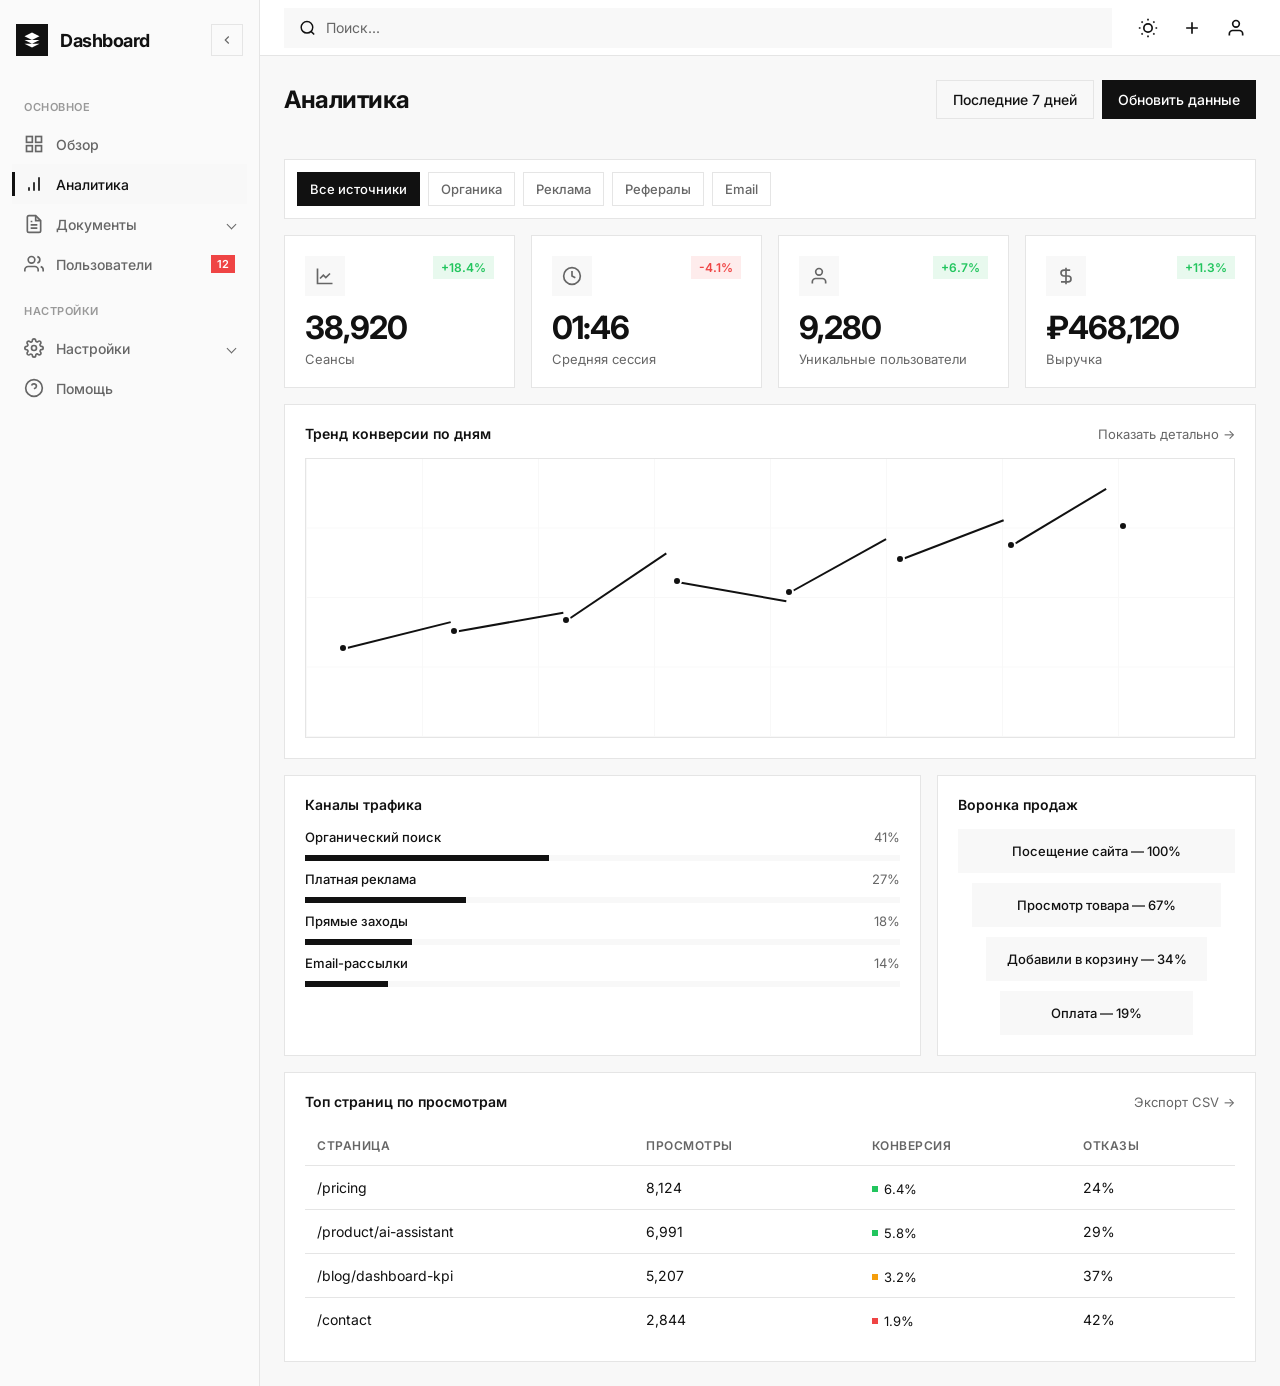
<file: analytics.html>
<!DOCTYPE html>
<html lang="ru" data-theme="light">
<head>
  <meta charset="UTF-8">
  <meta name="viewport" content="width=device-width, initial-scale=1.0">
  <title>Аналитика</title>
  <link href="https://fonts.googleapis.com/css2?family=Inter:wght@400;500;600;700&display=swap" rel="stylesheet">
  <link rel="stylesheet" href="styles.css">
</head>
<body>
  <div class="overlay"></div>

  <div class="dashboard">
    <aside class="sidebar">
      <div class="sidebar-header">
        <div class="logo">
          <div class="logo-icon">
            <svg viewBox="0 0 24 24" fill="currentColor">
              <path d="M12 2L2 7l10 5 10-5-10-5zM2 17l10 5 10-5M2 12l10 5 10-5"/>
            </svg>
          </div>
          <span class="logo-text">Dashboard</span>
        </div>
        <button class="collapse-btn" type="button" aria-label="Свернуть или развернуть боковое меню">
          <svg viewBox="0 0 24 24" fill="none" stroke="currentColor" stroke-width="2">
            <path d="M15 18l-6-6 6-6"/>
          </svg>
        </button>
      </div>

      <nav class="nav-section">
        <div class="nav-label">Основное</div>
        <a href="index.html" class="nav-item">
          <svg viewBox="0 0 24 24" fill="none" stroke="currentColor" stroke-width="2">
            <rect x="3" y="3" width="7" height="7"/>
            <rect x="14" y="3" width="7" height="7"/>
            <rect x="3" y="14" width="7" height="7"/>
            <rect x="14" y="14" width="7" height="7"/>
          </svg>
          <span class="nav-item-text">Обзор</span>
        </a>
        <a href="Analytics.html" class="nav-item active">
          <svg viewBox="0 0 24 24" fill="none" stroke="currentColor" stroke-width="2">
            <path d="M12 20V10M18 20V4M6 20v-4"/>
          </svg>
          <span class="nav-item-text">Аналитика</span>
        </a>

        <div class="nav-group">
          <a href="#" class="nav-item nav-group-toggle">
            <svg viewBox="0 0 24 24" fill="none" stroke="currentColor" stroke-width="2">
              <path d="M14 2H6a2 2 0 0 0-2 2v16a2 2 0 0 0 2 2h12a2 2 0 0 0 2-2V8z"/>
              <path d="M14 2v6h6M16 13H8M16 17H8M10 9H8"/>
            </svg>
            <span class="nav-item-text">Документы</span>
          </a>
          <div class="nav-submenu">
            <a href="#" class="nav-item">
              <span class="nav-item-text">Все файлы</span>
            </a>
            <a href="#" class="nav-item">
              <span class="nav-item-text">Загрузки</span>
            </a>
            <a href="#" class="nav-item">
              <span class="nav-item-text">Архив</span>
            </a>
          </div>
        </div>

        <a href="#" class="nav-item">
         <svg viewBox="0 0 24 24" fill="none" stroke="currentColor" stroke-width="2">
            <path d="M17 21v-2a4 4 0 0 0-4-4H5a4 4 0 0 0-4 4v2"></path>
            <circle cx="9" cy="7" r="4"></circle>
            <path d="M23 21v-2a4 4 0 0 0-3-3.87M16 3.13a4 4 0 0 1 0 7.75"></path>
          </svg>
          <span class="nav-item-text">Пользователи</span>
          <span class="nav-badge">12</span>
        </a>

        <div class="nav-label">Настройки</div>
        <div class="nav-group">
          <a href="#" class="nav-item nav-group-toggle">
            <svg viewBox="0 0 24 24" fill="none" stroke="currentColor" stroke-width="2">
              <circle cx="12" cy="12" r="3"></circle>
              <path d="M19.4 15a1.65 1.65 0 0 0 .33 1.82l.06.06a2 2 0 0 1 0 2.83 2 2 0 0 1-2.83 0l-.06-.06a1.65 1.65 0 0 0-1.82-.33 1.65 1.65 0 0 0-1 1.51V21a2 2 0 0 1-2 2 2 2 0 0 1-2-2v-.09A1.65 1.65 0 0 0 9 19.4a1.65 1.65 0 0 0-1.82.33l-.06.06a2 2 0 0 1-2.83 0 2 2 0 0 1 0-2.83l.06-.06a1.65 1.65 0 0 0 .33-1.82 1.65 1.65 0 0 0-1.51-1H3a2 2 0 0 1-2-2 2 2 0 0 1 2-2h.09A1.65 1.65 0 0 0 4.6 9a1.65 1.65 0 0 0-.33-1.82l-.06-.06a2 2 0 0 1 0-2.83 2 2 0 0 1 2.83 0l.06.06a1.65 1.65 0 0 0 1.82.33H9a1.65 1.65 0 0 0 1-1.51V3a2 2 0 0 1 2-2 2 2 0 0 1 2 2v.09a1.65 1.65 0 0 0 1 1.51 1.65 1.65 0 0 0 1.82-.33l.06-.06a2 2 0 0 1 2.83 0 2 2 0 0 1 0 2.83l-.06.06a1.65 1.65 0 0 0-.33 1.82V9a1.65 1.65 0 0 0 1.51 1H21a2 2 0 0 1 2 2 2 2 0 0 1-2 2h-.09a1.65 1.65 0 0 0-1.51 1z"></path>
            </svg>
            <span class="nav-item-text">Настройки</span>
          </a>
          <div class="nav-submenu">
            <a href="#" class="nav-item">
              <span class="nav-item-text">Общие</span>
            </a>
            <a href="#" class="nav-item">
              <span class="nav-item-text">Безопасность</span>
            </a>
            <a href="#" class="nav-item">
              <span class="nav-item-text">Уведомления</span>
            </a>
          </div>
        </div>

        <a href="#" class="nav-item">
<svg viewBox="0 0 24 24" fill="none" stroke="currentColor" stroke-width="2">
            <circle cx="12" cy="12" r="10"></circle>
            <path d="M9.09 9a3 3 0 0 1 5.83 1c0 2-3 3-3 3M12 17h.01"></path>
          </svg>
          <span class="nav-item-text">Помощь</span>
        </a>
      </nav>
    </aside>

    <header class="header">
      <div class="header-left">
        <button class="icon-btn menu-toggle" type="button" aria-label="Открыть или закрыть мобильное меню">
          <svg viewBox="0 0 24 24" fill="none" stroke="currentColor" stroke-width="2">
            <path d="M3 12h18M3 6h18M3 18h18"/>
          </svg>
        </button>
        <div class="search-box">
          <svg viewBox="0 0 24 24" width="18" height="18" fill="none" stroke="currentColor" stroke-width="2">
            <circle cx="11" cy="11" r="8"></circle>
            <path d="M21 21l-4.35-4.35"></path>
          </svg>
          <input type="text" placeholder="Поиск...">
        </div>
      </div>
      <div class="header-actions">
        <button class="icon-btn theme-toggle" type="button" aria-label="Переключить тему">
          <svg class="sun-icon" viewBox="0 0 24 24" fill="none" stroke="currentColor" stroke-width="2">
            <circle cx="12" cy="12" r="5"></circle>
            <path d="M12 1v2M12 21v2M4.22 4.22l1.42 1.42M18.36 18.36l1.42 1.42M1 12h2M21 12h2M4.22 19.78l1.42-1.42M18.36 5.64l1.42-1.42"></path>
          </svg>
          <svg class="moon-icon" viewBox="0 0 24 24" fill="none" stroke="currentColor" stroke-width="2">
            <path d="M21 12.79A9 9 0 1 1 11.21 3c.35 0 .7.02 1.04.07A7 7 0 0 0 21 12.79z"></path>
          </svg>
        </button>
        <button class="icon-btn" type="button" aria-label="Создать">
          <svg viewBox="0 0 24 24" fill="none" stroke="currentColor" stroke-width="2">
            <path d="M12 5v14M5 12h14"/>
          </svg>
        </button>
        <button class="icon-btn" type="button" aria-label="Профиль">
          <svg viewBox="0 0 24 24" fill="none" stroke="currentColor" stroke-width="2">
            <path d="M20 21v-2a4 4 0 0 0-4-4H8a4 4 0 0 0-4 4v2"></path>
            <circle cx="12" cy="7" r="4"></circle>
          </svg>
        </button>
      </div>
    </header>

    <main class="main analytics-main">
      <div class="page-header">
        <h1 class="page-title">Аналитика</h1>
        <div class="page-actions">
          <button class="btn btn-secondary" type="button">Последние 7 дней</button>
          <button class="btn btn-primary" type="button">Обновить данные</button>
        </div>
      </div>

      <section class="analytics-filters card">
        <button class="analytics-chip active" type="button" data-filter="all">Все источники</button>
        <button class="analytics-chip" type="button" data-filter="organic">Органика</button>
        <button class="analytics-chip" type="button" data-filter="ads">Реклама</button>
        <button class="analytics-chip" type="button" data-filter="referrals">Рефералы</button>
        <button class="analytics-chip" type="button" data-filter="email">Email</button>
      </section>

      <section class="stats-grid analytics-kpi-grid">
        <article class="card stat-card">
          <div class="stat-header">
            <div class="stat-icon">
              <svg viewBox="0 0 24 24" fill="none" stroke="currentColor" stroke-width="2">
                <path d="M3 3v18h18"></path>
                <path d="M18 9l-5 5-3-3-4 4"></path>
              </svg>
            </div>
            <span class="stat-change positive" id="kpi-sessions-change">+18.4%</span>
          </div>
          <div class="stat-value" id="kpi-sessions-value">38,920</div>
          <div class="stat-label">Сеансы</div>
        </article>
        <article class="card stat-card">
          <div class="stat-header">
            <div class="stat-icon">
              <svg viewBox="0 0 24 24" fill="none" stroke="currentColor" stroke-width="2">
                <circle cx="12" cy="12" r="10"></circle>
                <path d="M12 6v6l4 2"></path>
              </svg>
            </div>
            <span class="stat-change negative" id="kpi-duration-change">-4.1%</span>
          </div>
          <div class="stat-value" id="kpi-duration-value">01:46</div>
          <div class="stat-label">Средняя сессия</div>
        </article>
        <article class="card stat-card">
          <div class="stat-header">
            <div class="stat-icon">
              <svg viewBox="0 0 24 24" fill="none" stroke="currentColor" stroke-width="2">
                <path d="M20 21v-2a4 4 0 0 0-4-4H8a4 4 0 0 0-4 4v2"></path>
                <circle cx="12" cy="7" r="4"></circle>
              </svg>
            </div>
            <span class="stat-change positive" id="kpi-users-change">+6.7%</span>
          </div>
          <div class="stat-value" id="kpi-users-value">9,280</div>
          <div class="stat-label">Уникальные пользователи</div>
        </article>
        <article class="card stat-card">
          <div class="stat-header">
            <div class="stat-icon">
              <svg viewBox="0 0 24 24" fill="none" stroke="currentColor" stroke-width="2">
                <path d="M12 2v20M17 5H9.5a3.5 3.5 0 0 0 0 7h5a3.5 3.5 0 0 1 0 7H6"></path>
              </svg>
            </div>
            <span class="stat-change positive" id="kpi-revenue-change">+11.3%</span>
          </div>
          <div class="stat-value" id="kpi-revenue-value">₽468,120</div>
          <div class="stat-label">Выручка</div>
        </article>
      </section>

      <section class="analytics-grid">
        <article class="card analytics-card-wide">
          <div class="card-header">
            <div class="card-title">Тренд конверсии по дням</div>
            <a href="#" class="card-action">Показать детально →</a>
          </div>
          <div class="analytics-line-chart">
            <div class="line-point" style="left: 4%; top: 68%"></div>
            <div class="line-point" style="left: 16%; top: 62%"></div>
            <div class="line-point" style="left: 28%; top: 58%"></div>
            <div class="line-point" style="left: 40%; top: 44%"></div>
            <div class="line-point" style="left: 52%; top: 48%"></div>
            <div class="line-point" style="left: 64%; top: 36%"></div>
            <div class="line-point" style="left: 76%; top: 31%"></div>
            <div class="line-point" style="left: 88%; top: 24%"></div>
            <div class="line-segment s1"></div>
            <div class="line-segment s2"></div>
            <div class="line-segment s3"></div>
            <div class="line-segment s4"></div>
            <div class="line-segment s5"></div>
            <div class="line-segment s6"></div>
            <div class="line-segment s7"></div>
          </div>
        </article>

        <article class="card">
          <div class="card-header">
            <div class="card-title">Каналы трафика</div>
          </div>
          <div class="channel-list" id="channel-list"></div>
        </article>

        <article class="card">
          <div class="card-header">
            <div class="card-title">Воронка продаж</div>
          </div>
          <div class="funnel">
            <div class="funnel-step step-1"><span id="funnel-step-1">Посещение сайта — 100%</span></div>
            <div class="funnel-step step-2"><span id="funnel-step-2">Просмотр товара — 67%</span></div>
            <div class="funnel-step step-3"><span id="funnel-step-3">Добавили в корзину — 34%</span></div>
            <div class="funnel-step step-4"><span id="funnel-step-4">Оплата — 19%</span></div>
          </div>
        </article>

        <article class="card analytics-card-wide">
          <div class="card-header">
            <div class="card-title">Топ страниц по просмотрам</div>
            <a href="#" class="card-action">Экспорт CSV →</a>
          </div>
          <div class="table-wrap">
            <table class="table">
              <thead>
                <tr>
                  <th>Страница</th>
                  <th>Просмотры</th>
                  <th>Конверсия</th>
                  <th>Отказы</th>
                </tr>
              </thead>
              <tbody id="top-pages-body">
                <tr>
                  <td>/pricing</td>
                  <td>8,124</td>
                  <td><span class="status active">6.4%</span></td>
                  <td>24%</td>
                </tr>
              </tbody>
            </table>
          </div>
        </article>
      </section>
    </main>
  </div>

  <script src="script.js"></script>
</body>
</html>
</file>
<file: styles.css>
* {
  margin: 0;
  padding: 0;
  box-sizing: border-box;
}

:root {
  --bg-primary: #ffffff;
  --bg-secondary: #f8f8f8;
  --bg-sidebar: #fafafa;
  --text-primary: #111111;
  --text-secondary: #666666;
  --text-muted: #999999;
  --border-color: #e5e5e5;
  --accent: #111111;
  --success: #22c55e;
  --warning: #f59e0b;
  --danger: #ef4444;
  --sidebar-width: 260px;
  --sidebar-collapsed: 72px;
  --header-height: 56px;
}

[data-theme="dark"] {
  --bg-primary: #0a0a0a;
  --bg-secondary: #111111;
  --bg-sidebar: #0f0f0f;
  --text-primary: #f5f5f5;
  --text-secondary: #888888;
  --text-muted: #555555;
  --border-color: #222222;
  --accent: #ffffff;
}

body,
.sidebar,
.header,
.main,
.card,
.nav-item,
.search-box,
.icon-btn {
  transition: background-color 0.3s ease,
              border-color 0.3s ease,
              color 0.3s ease;
}

html,
body {
  overflow-x: hidden;
}

body {
  font-family: 'Inter', sans-serif;
  background: var(--bg-primary);
  color: var(--text-primary);
  min-height: 100vh;
  overflow-x: hidden;
}

.dashboard {
  display: grid;
  grid-template-columns: var(--sidebar-width) 1fr;
  grid-template-rows: var(--header-height) 1fr;
  min-height: 100vh;
  transition: grid-template-columns 0.3s ease;
}

.dashboard.sidebar-collapsed {
  grid-template-columns: var(--sidebar-collapsed) 1fr;
}

.dashboard.sidebar-collapsed .sidebar {
  width: var(--sidebar-collapsed);
}

.header {
  grid-column: 2;
  display: flex;
  align-items: center;
  justify-content: space-between;
  padding: 0 24px;
  border-bottom: 1px solid var(--border-color);
  background: var(--bg-primary);
  position: sticky;
  top: 0;
  z-index: 100;
  gap: 16px;
}

.header-left {
  display: flex;
  align-items: center;
  gap: 16px;
  flex: 1;
  min-width: 0;
}

.menu-toggle {
  display: none !important;
}

.search-box {
  display: flex;
  align-items: center;
  gap: 10px;
  background: var(--bg-secondary);
  padding: 10px 14px;
  width: 100%;
  flex: 1;
  border: 1px solid transparent;
  transition: border-color 0.2s, background-color 0.3s;
}

.search-box:focus-within {
  border-color: var(--border-color);
}

.search-box input {
  border: none;
  background: transparent;
  outline: none;
  font-family: inherit;
  font-size: 14px;
  color: var(--text-primary);
  width: 100%;
}

.search-box input::placeholder {
  color: var(--text-secondary);
}

.header-actions {
  display: flex;
  align-items: center;
  gap: 4px;
  flex-shrink: 0;
}

.icon-btn {
  width: 40px;
  height: 40px;
  display: flex;
  align-items: center;
  justify-content: center;
  background: transparent;
  border: none;
  cursor: pointer;
  color: var(--text-primary);
  transition: background 0.2s, transform 0.2s;
}

.icon-btn:hover {
  background: var(--bg-secondary);
}

.icon-btn:active {
  transform: scale(0.95);
}

.icon-btn svg {
  width: 20px;
  height: 20px;
  transition: transform 0.3s ease;
}

.theme-toggle svg {
  transition: transform 0.5s ease, opacity 0.3s;
}

.theme-toggle:hover svg {
  transform: rotate(180deg);
}

.theme-toggle {
  position: relative;
}

.theme-toggle .sun-icon,
.theme-toggle .moon-icon {
  position: absolute;
  inset: 0;
  margin: auto;
}

.theme-toggle .moon-icon {
  opacity: 0;
  transform: scale(0.7);
}

[data-theme="dark"] .theme-toggle .sun-icon {
  opacity: 0;
  transform: scale(0.7);
}

[data-theme="dark"] .theme-toggle .moon-icon {
  opacity: 1;
  transform: scale(1);
}

.sidebar {
  grid-row: 1 / -1;
  background: var(--bg-sidebar);
  border-right: 1px solid var(--border-color);
  padding: 16px 0;
  overflow-y: auto;
  overflow-x: hidden;
  width: var(--sidebar-width);
  transition: width 0.3s ease;
  z-index: 200;
}

.sidebar-header {
  display: flex;
  align-items: center;
  justify-content: space-between;
  padding: 8px 16px 24px;
  position: relative;
}

.logo {
  display: flex;
  align-items: center;
  gap: 12px;
  font-weight: 700;
  font-size: 18px;
  letter-spacing: -0.5px;
  white-space: nowrap;
  overflow: hidden;
}

.logo-icon {
  width: 32px;
  height: 32px;
  background: var(--text-primary);
  display: flex;
  align-items: center;
  justify-content: center;
  flex-shrink: 0;
}

.logo-icon svg {
  width: 18px;
  height: 18px;
  color: var(--bg-primary);
}

.logo-text {
  transition: opacity 0.2s;
}

.collapse-btn {
  width: 32px;
  height: 32px;
  display: flex;
  align-items: center;
  justify-content: center;
  background: transparent;
  border: 1px solid var(--border-color);
  cursor: pointer;
  color: var(--text-secondary);
  transition: all 0.2s;
  flex-shrink: 0;
}

.collapse-btn:hover {
  background: var(--bg-secondary);
  color: var(--text-primary);
}

.collapse-btn svg {
  width: 14px;
  height: 14px;
  transition: transform 0.3s;
}

.sidebar-collapsed .sidebar-header {
  padding: 8px 12px 24px;
  justify-content: center;
}

.sidebar-collapsed .logo {
  justify-content: center;
}

.sidebar-collapsed .logo-icon {
  margin: 0;
}

.sidebar-collapsed .logo-text {
  display: none;
}

.sidebar-collapsed .collapse-btn {
  position: absolute;
  background: var(--bg-sidebar);
  border: 1px solid var(--border-color);
}

.sidebar-collapsed .collapse-btn svg {
  transform: rotate(180deg);
}

.nav-section {
  padding: 0 12px;
}

.nav-label {
  font-size: 11px;
  font-weight: 600;
  text-transform: uppercase;
  letter-spacing: 0.5px;
  color: var(--text-muted);
  padding: 20px 12px 10px;
  white-space: nowrap;
  overflow: hidden;
  transition: opacity 0.2s;
}

.sidebar-collapsed .nav-section {
  padding: 0 8px;
}

.sidebar-collapsed .nav-label {
  opacity: 0;
  height: 0;
  padding: 0;
}

.nav-item {
  display: flex;
  align-items: center;
  gap: 12px;
  padding: 10px 12px;
  font-size: 14px;
  font-weight: 500;
  color: var(--text-secondary);
  text-decoration: none;
  transition: all 0.2s;
  white-space: nowrap;
  position: relative;
}

.nav-item:hover {
  color: var(--text-primary);
  background: var(--bg-secondary);
}

.nav-item.active {
  color: var(--text-primary);
  background: var(--bg-secondary);
}

.nav-item.active::before {
  content: '';
  position: absolute;
  left: 0;
  top: 50%;
  transform: translateY(-50%);
  width: 3px;
  height: 24px;
  background: var(--text-primary);
}

.nav-item svg {
  width: 20px;
  height: 20px;
  flex-shrink: 0;
}

.nav-item-text {
  transition: opacity 0.2s;
}

.sidebar-collapsed .nav-item {
  justify-content: center;
  padding: 12px;
}

.sidebar-collapsed .nav-item svg {
  margin: 0;
}

.sidebar-collapsed .nav-item-text,
.sidebar-collapsed .nav-badge,
.sidebar-collapsed .nav-group-toggle::after {
  display: none;
}

.nav-badge {
  margin-left: auto;
  background: var(--danger);
  color: white;
  font-size: 11px;
  font-weight: 600;
  padding: 2px 6px;
  min-width: 18px;
  text-align: center;
}

.sidebar-collapsed .nav-badge {
  display: none;
}

.nav-group {
}

.nav-group-toggle {
  cursor: pointer;
}

.nav-group-toggle::after {
  content: '';
  margin-left: auto;
  border: solid var(--text-secondary);
  border-width: 0 1.5px 1.5px 0;
  padding: 3px;
  transform: rotate(45deg);
  transition: transform 0.2s;
}

.nav-group.open .nav-group-toggle::after {
  transform: rotate(-135deg);
}

.nav-submenu {
  max-height: 0;
  overflow: hidden;
  transition: max-height 0.3s ease;
}

.nav-group.open .nav-submenu {
  max-height: 200px;
}

.sidebar-collapsed .nav-submenu {
  display: none;
}

.nav-submenu .nav-item {
  padding-left: 44px;
  font-size: 13px;
}

.nav-submenu .nav-item::before {
  display: none;
}

.sidebar-collapsed .nav-item.active::before {
  height: 100%;
  width: 3px;
  top: 0;
  transform: none;
}

.main {
  padding: 24px;
  background: var(--bg-secondary);
  overflow-y: auto;
  overflow-x: hidden;
  min-width: 0;
}

.page-header {
  display: flex;
  align-items: center;
  justify-content: space-between;
  margin-bottom: 24px;
  flex-wrap: wrap;
  gap: 16px;
}

.page-title {
  font-size: 24px;
  font-weight: 700;
  letter-spacing: -0.5px;
}

.page-actions {
  display: flex;
  gap: 8px;
}

.btn {
  display: inline-flex;
  align-items: center;
  gap: 8px;
  padding: 10px 16px;
  font-family: inherit;
  font-size: 14px;
  font-weight: 500;
  border: none;
  cursor: pointer;
  transition: all 0.2s;
}

.btn-primary {
  background: var(--text-primary);
  color: var(--bg-primary);
}

.btn-primary:hover {
  opacity: 0.85;
}

.btn-secondary {
  background: transparent;
  color: var(--text-primary);
  border: 1px solid var(--border-color);
}

.btn-secondary:hover {
  background: var(--bg-primary);
}

.btn svg {
  width: 16px;
  height: 16px;
}

.stats-grid {
  display: grid;
  grid-template-columns: repeat(4, 1fr);
  gap: 16px;
  margin-bottom: 24px;
}

.card {
  background: var(--bg-primary);
  border: 1px solid var(--border-color);
  padding: 20px;
  transition: transform 0.2s, box-shadow 0.2s;
  min-width: 0;
  overflow: hidden;
}

.card:hover {
  transform: translateY(-2px);
}

.stat-card {
  position: relative;
}

.stat-header {
  display: flex;
  align-items: flex-start;
  justify-content: space-between;
  margin-bottom: 12px;
}

.stat-icon {
  width: 40px;
  height: 40px;
  display: flex;
  align-items: center;
  justify-content: center;
  background: var(--bg-secondary);
}

.stat-icon svg {
  width: 20px;
  height: 20px;
  color: var(--text-secondary);
}

.stat-change {
  font-size: 12px;
  font-weight: 600;
  padding: 4px 8px;
}

.stat-change.positive {
  background: rgba(34, 197, 94, 0.1);
  color: var(--success);
}

.stat-change.negative {
  background: rgba(239, 68, 68, 0.1);
  color: var(--danger);
}

.stat-value {
  font-size: 32px;
  font-weight: 700;
  letter-spacing: -1px;
  margin-bottom: 4px;
}

.stat-label {
  font-size: 13px;
  color: var(--text-secondary);
}

.content-grid {
  display: grid;
  grid-template-columns: 2fr 1fr;
  gap: 16px;
  min-width: 0;
}

.card-header {
  display: flex;
  align-items: center;
  justify-content: space-between;
  margin-bottom: 16px;
}

.card-title {
  font-size: 14px;
  font-weight: 600;
}

.card-action {
  font-size: 13px;
  color: var(--text-secondary);
  text-decoration: none;
  transition: color 0.2s;
}

.card-action:hover {
  color: var(--text-primary);
}

.chart-area {
  height: 240px;
  background: var(--bg-secondary);
  display: flex;
  align-items: flex-end;
  padding: 20px;
  gap: 8px;
}

.chart-bar {
  flex: 1;
  background: var(--text-primary);
  opacity: 0.15;
  transition: opacity 0.2s, height 0.5s ease;
}

.chart-bar:hover {
  opacity: 0.3;
}

.table-wrap {
  overflow-x: auto;
  margin: 0 -20px;
  padding: 0 20px;
}

.table {
  width: 100%;
  border-collapse: collapse;
}

.table th,
.table td {
  padding: 12px;
  text-align: left;
  border-bottom: 1px solid var(--border-color);
}

.table th {
  font-size: 12px;
  font-weight: 600;
  text-transform: uppercase;
  letter-spacing: 0.5px;
  color: var(--text-secondary);
}

.table td {
  font-size: 14px;
}

.table tr:last-child td {
  border-bottom: none;
}

.table tr:hover td {
  background: var(--bg-secondary);
}

.user-cell {
  display: flex;
  align-items: center;
  gap: 10px;
}

.user-avatar {
  width: 32px;
  height: 32px;
  background: var(--bg-secondary);
  display: flex;
  align-items: center;
  justify-content: center;
  font-size: 12px;
  font-weight: 600;
  color: var(--text-secondary);
}

.status {
  display: inline-flex;
  align-items: center;
  gap: 6px;
  font-size: 13px;
}

.status::before {
  content: '';
  width: 6px;
  height: 6px;
}

.status.active::before {
  background: var(--success);
}

.status.pending::before {
  background: var(--warning);
}

.status.inactive::before {
  background: var(--danger);
}

.activity-list {
  display: flex;
  flex-direction: column;
}

.activity-item {
  display: flex;
  gap: 12px;
  padding: 14px 0;
  border-bottom: 1px solid var(--border-color);
}

.activity-item:last-child {
  border-bottom: none;
}

.activity-icon {
  width: 36px;
  height: 36px;
  background: var(--bg-secondary);
  display: flex;
  align-items: center;
  justify-content: center;
  flex-shrink: 0;
}

.activity-icon svg {
  width: 16px;
  height: 16px;
  color: var(--text-secondary);
}

.activity-content {
  flex: 1;
  min-width: 0;
}

.activity-text {
  font-size: 14px;
  margin-bottom: 2px;
}

.activity-text strong {
  font-weight: 600;
}

.activity-time {
  font-size: 12px;
  color: var(--text-muted);
}

.progress-list {
  display: flex;
  flex-direction: column;
  gap: 16px;
}

.progress-header {
  display: flex;
  justify-content: space-between;
  margin-bottom: 8px;
  font-size: 13px;
}

.progress-label {
  font-weight: 500;
}

.progress-value {
  color: var(--text-secondary);
}

.progress-bar {
  height: 6px;
  background: var(--bg-secondary);
}

.progress-fill {
  height: 100%;
  background: var(--text-primary);
  transition: width 0.5s ease;
}

.section-header {
  display: flex;
  align-items: center;
  justify-content: space-between;
  margin-top: 32px;
  margin-bottom: 16px;
}

.section-title {
  font-size: 18px;
  font-weight: 600;
}

.section-action {
  font-size: 13px;
  color: var(--text-secondary);
  text-decoration: none;
  transition: color 0.2s;
}

.section-action:hover {
  color: var(--text-primary);
}

.news-grid {
  display: grid;
  grid-template-columns: repeat(auto-fill, minmax(300px, 1fr));
  gap: 16px;
  margin-bottom: 24px;
}

.news-card {
  position: relative;
  background: var(--bg-primary);
  border: 1px solid var(--border-color);
  overflow: hidden;
  transition: transform 0.2s, border-color 0.3s;
}

.news-card:hover {
  transform: translateY(-4px);
}

.news-card-image {
  position: relative;
  width: 100%;
  aspect-ratio: 16 / 10;
  overflow: hidden;
}

.news-card-image img {
  width: 100%;
  height: 100%;
  object-fit: cover;
  transition: transform 0.4s ease;
}

.news-card:hover .news-card-image img {
  transform: scale(1.05);
}

.news-card-overlay {
  position: absolute;
  inset: 0;
  background: rgba(0, 0, 0, 0.7);
  display: flex;
  align-items: center;
  justify-content: center;
  gap: 16px;
  opacity: 0;
  transition: opacity 0.3s ease;
}

.news-card:hover .news-card-overlay {
  opacity: 1;
}

.overlay-btn {
  width: 48px;
  height: 48px;
  display: flex;
  align-items: center;
  justify-content: center;
  background: var(--bg-primary);
  border: none;
  cursor: pointer;
  color: var(--text-primary);
  transition: transform 0.2s, background-color 0.2s;
  text-decoration: none;
}

.overlay-btn:hover {
  transform: scale(1.1);
  background: var(--bg-secondary);
}

.overlay-btn svg {
  width: 22px;
  height: 22px;
}

.news-card-content {
  padding: 16px;
}

.news-card-tag {
  display: inline-block;
  font-size: 11px;
  font-weight: 600;
  text-transform: uppercase;
  letter-spacing: 0.5px;
  color: var(--text-secondary);
  margin-bottom: 8px;
}

.news-card-title {
  font-size: 16px;
  font-weight: 600;
  line-height: 1.4;
  margin-bottom: 8px;
  display: -webkit-box;
  -webkit-line-clamp: 2;
  -webkit-box-orient: vertical;
  overflow: hidden;
}

.news-card-meta {
  display: flex;
  align-items: center;
  gap: 12px;
  font-size: 12px;
  color: var(--text-muted);
}

.news-card-meta span {
  display: flex;
  align-items: center;
  gap: 4px;
}

.news-card-meta svg {
  width: 14px;
  height: 14px;
}

.overlay {
  position: fixed;
  inset: 0;
  background: rgba(0, 0, 0, 0.5);
  opacity: 0;
  visibility: hidden;
  transition: opacity 0.3s, visibility 0.3s;
  z-index: 150;
}

.overlay.active {
  opacity: 1;
  visibility: visible;
}

@media (max-width: 1200px) {
  .stats-grid {
    grid-template-columns: repeat(2, 1fr);
  }

  .content-grid {
    grid-template-columns: 1fr;
  }
}

@media (max-width: 768px) {
  .dashboard {
    grid-template-columns: 1fr;
  }

  .sidebar {
    position: fixed;
    left: 0;
    top: 0;
    bottom: 0;
    width: var(--sidebar-width);
    transform: translateX(-100%);
  }

  .sidebar.mobile-open {
    transform: translateX(0);
  }

  .header {
    grid-column: 1;
    padding: 0 16px;
  }

  .menu-toggle {
    display: flex !important;
  }

  .search-box {
    max-width: none;
    flex: 1;
  }

  .header-left {
    flex: 1;
    min-width: 0;
  }

  .collapse-btn {
    display: none;
  }

  .stats-grid {
    grid-template-columns: 1fr;
  }

  .page-header {
    flex-direction: column;
    align-items: stretch;
  }

  .page-actions {
    width: 100%;
  }

  .page-actions .btn {
    flex: 1;
    justify-content: center;
  }

  .stat-value {
    font-size: 28px;
  }

  .main {
    padding: 16px;
  }

  .table {
    min-width: 500px;
  }
}

@media (max-width: 480px) {
  .header-actions {
    gap: 0;
  }

  .icon-btn {
    width: 36px;
    height: 36px;
  }

  .search-box {
    padding: 8px 12px;
  }

  .search-box input {
    font-size: 16px;
  }
}

/* Analytics page */
.analytics-main {
  display: flex;
  flex-direction: column;
  gap: 16px;
}

.analytics-filters {
  display: flex;
  flex-wrap: wrap;
  gap: 8px;
  padding: 12px;
}

.analytics-chip {
  border: 1px solid var(--border-color);
  background: var(--bg-primary);
  color: var(--text-secondary);
  font-family: inherit;
  font-size: 13px;
  font-weight: 500;
  padding: 8px 12px;
  cursor: pointer;
  transition: all 0.2s ease;
}

.analytics-chip:hover {
  color: var(--text-primary);
  border-color: var(--text-secondary);
}

.analytics-chip.active {
  background: var(--text-primary);
  color: var(--bg-primary);
  border-color: var(--text-primary);
}

.analytics-kpi-grid {
  margin-bottom: 0;
}

.analytics-grid {
  display: grid;
  grid-template-columns: 2fr 1fr;
  gap: 16px;
}

.analytics-card-wide {
  grid-column: 1 / -1;
}

.analytics-line-chart {
  position: relative;
  height: 280px;
  background:
    linear-gradient(to top, var(--bg-secondary) 1px, transparent 1px) 0 0 / 100% 25%,
    linear-gradient(to right, var(--bg-secondary) 1px, transparent 1px) 0 0 / 12.5% 100%;
  border: 1px solid var(--border-color);
}

.line-point {
  position: absolute;
  width: 10px;
  height: 10px;
  background: var(--text-primary);
  border: 2px solid var(--bg-primary);
  border-radius: 50%;
  transform: translate(-50%, -50%);
  z-index: 3;
}

.line-segment {
  position: absolute;
  height: 2px;
  background: var(--text-primary);
  transform-origin: left center;
  z-index: 2;
}

.line-segment.s1 { left: 4%; top: 68%; width: 12%; transform: rotate(-14deg); }
.line-segment.s2 { left: 16%; top: 62%; width: 12%; transform: rotate(-10deg); }
.line-segment.s3 { left: 28%; top: 58%; width: 13%; transform: rotate(-34deg); }
.line-segment.s4 { left: 40%; top: 44%; width: 12%; transform: rotate(10deg); }
.line-segment.s5 { left: 52%; top: 48%; width: 12%; transform: rotate(-29deg); }
.line-segment.s6 { left: 64%; top: 36%; width: 12%; transform: rotate(-21deg); }
.line-segment.s7 { left: 76%; top: 31%; width: 12%; transform: rotate(-31deg); }

.channel-list {
  display: flex;
  flex-direction: column;
  gap: 10px;
}

.channel-row {
  display: flex;
  align-items: center;
  justify-content: space-between;
  font-size: 13px;
}

.channel-name {
  color: var(--text-primary);
  font-weight: 500;
}

.channel-value {
  color: var(--text-secondary);
}

.funnel {
  display: flex;
  flex-direction: column;
  gap: 10px;
}

.funnel-step {
  display: flex;
  align-items: center;
  justify-content: center;
  min-height: 44px;
  color: var(--text-primary);
  font-size: 13px;
  font-weight: 500;
  background: var(--bg-secondary);
}

.funnel-step.step-1 { margin: 0 0; }
.funnel-step.step-2 { margin: 0 14px; }
.funnel-step.step-3 { margin: 0 28px; }
.funnel-step.step-4 { margin: 0 42px; }

@media (max-width: 1200px) {
  .analytics-grid {
    grid-template-columns: 1fr;
  }
}

@media (max-width: 768px) {
  .analytics-line-chart {
    height: 220px;
  }

  .analytics-filters {
    padding: 10px;
  }

  .analytics-chip {
    flex: 1 1 calc(50% - 8px);
    text-align: center;
  }
}
</file>
